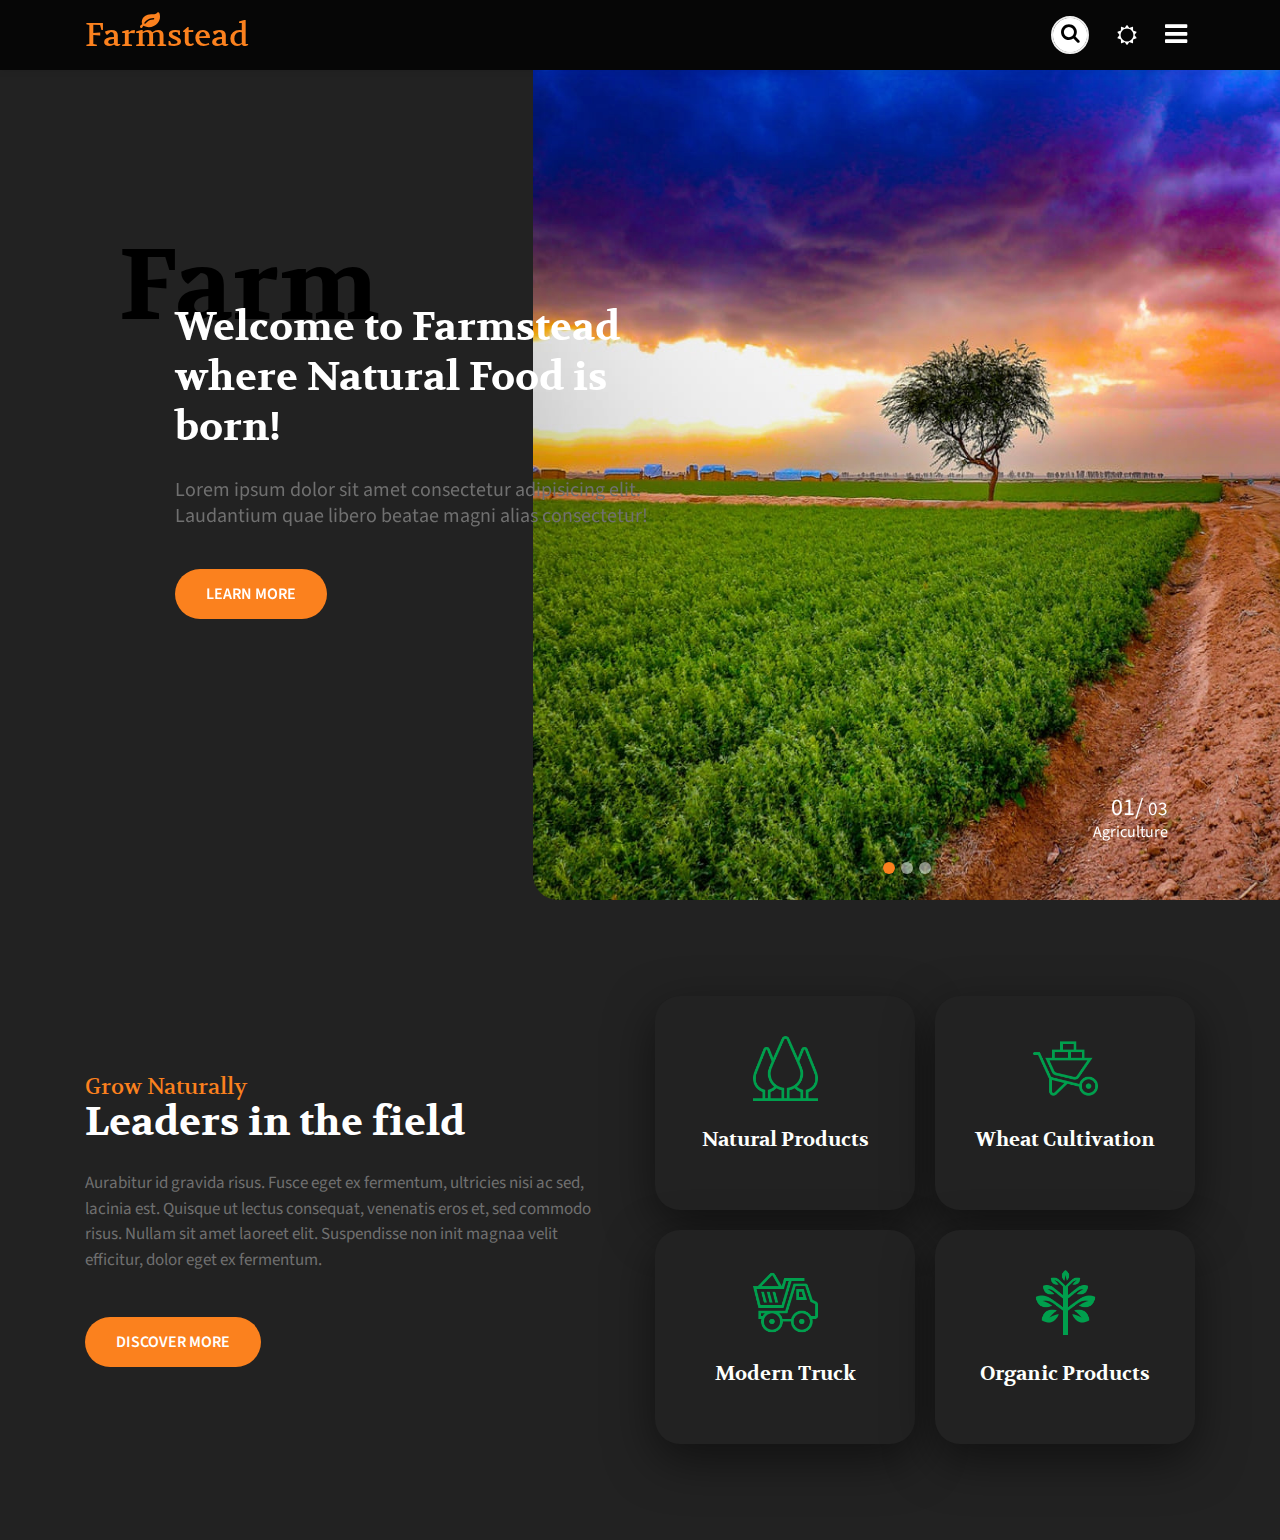
<file: index.html>
<!DOCTYPE html>
<html lang="en">

<head>
  <meta charset="UTF-8">
  <meta http-equiv="X-UA-Compatible" content="IE=edge">
  <meta name="viewport" content="width=device-width, initial-scale=1.0">
  <title>Farmstead</title>
  <!-- Font Awesome -->
  <link rel="stylesheet" href="./font-awesome-4.7.0/css/font-awesome.min.css">

  <!-- <link rel="stylesheet" href="https://cdnjs.cloudflare.com/ajax/libs/font-awesome/5.15.3/css/all.min.css"/> -->
  <!-- Font Google -->
  <!-- Font Volkhov -->
  <link rel="preconnect" href="https://fonts.googleapis.com">
  <link rel="preconnect" href="https://fonts.gstatic.com" crossorigin>
  <link href="https://fonts.googleapis.com/css2?family=Volkhov:wght@400;700&display=swap" rel="stylesheet">
  <!-- Font Source San Pro -->
  <link rel="preconnect" href="https://fonts.googleapis.com">
  <link rel="preconnect" href="https://fonts.gstatic.com" crossorigin>
  <link
    href="https://fonts.googleapis.com/css2?family=Source+Sans+Pro:wght@300;400;700&family=Volkhov:wght@400;700&display=swap"
    rel="stylesheet">
  <!-- BS CSS v4.6 -->
  <link rel="stylesheet" href="https://cdn.jsdelivr.net/npm/bootstrap@4.6.0/dist/css/bootstrap.min.css">
  <!-- Main CSS -->
  <link rel="stylesheet" href="./css/style.css">
</head>

<body id="myBody">
  <header class="sticky fixed-top">
    <div class="container">
      <nav class="navbar navbar-expand">
        <a class="navbar-brand" href="#">
          <i class="fa fa-leaf" aria-hidden="true"></i>
          <span>Farmstead</span>
        </a>
        <div class="collapse navbar-collapse" id="navbarSupportedContent">
          <ul class="navbar-nav ml-auto">
            <!-- my-2 my-lg-0 my-2 my-sm-0 -->
            <div class="content">
              <div class="search-bar">
                <input class="search-txt" type="text" placeholder="" aria-label="Search">
                <button class="search-btn" type="submit">
                  <i class="fa fa-search"></i>
                </button>
              </div>
            </div>

            <!-- "style="width: 18rem;" class="ml-lg-auto py-3" -->
            <div class="container mr-n2">
              <button class="btn" id="switchButton" title="Click to switch theme">
                <i id="switch" class="fa fa-moon-o" aria-hidden="true"></i>
                <i id="switch" class="fa fa-sun-o" aria-hidden="true"></i>
              </button>

            </div>
            <li class="nav-item dropdown">
              <a class="nav-link" href="#" id="navbarDropdown" role="button" data-toggle="dropdown" aria-haspopup="true"
                aria-expanded="false">
                <i class="fa fa-bars"></i>
              </a>
              <div class="dropdown-menu" aria-labelledby="navbarDropdown">
                <a class="dropdown-item active" href="#">HOME</a>
                <a class="dropdown-item" href="#">ABOUT</a>
                <a class="dropdown-item" href="#">SERVICES</a>
                <a class="dropdown-item" href="#">BLOG POSTS</a>
                <a class="dropdown-item" href="#">LANDING PAGE</a>
                <a class="dropdown-item" href="#">ELEMENTS PAGE</a>
                <a class="dropdown-item" href="#">404 PAGE</a>
                <a class="dropdown-item" href="#">CONTACT</a>
              </div>
            </li>

          </ul>

        </div>
      </nav>
    </div>

  </header>

  <section class="carouselFarm">
    <div class="container-fluid">
      <div class="row">
        <div class="col-md-5 carousel-left">
          <h2>Farm</h2>
          <h3 class="mb-sm-4 mb-2">Welcome to Farmstead
            where Natural Food is born!</h3>
          <p>Lorem ipsum dolor sit amet consectetur adipisicing elit. Laudantium quae libero beatae magni alias
            consectetur!</p>
          <button type="button" class="btn btn-search">
            <span>LEARN MORE</span>
          </button>
        </div>

        <div class="col-7 carousel-right p-0 ml-auto">
          <div id="farmCarousel" class="carousel slide" data-ride="carousel">
            <ol class="carousel-indicators">
              <li data-target="#farmCarousel" data-slide-to="0" class="active"></li>
              <li data-target="#farmCarousel" data-slide-to="1"></li>
              <li data-target="#farmCarousel" data-slide-to="2"></li>
            </ol>
            <div class="carousel-inner">
              <div class="carousel-item active">
                <img src="./img/b1.jpg" class="d-block w-100" alt="...">
                <div class="carousel-caption d-none d-block">
                  <h4>01/ <small>03</small> </h4>
                  <p>Agriculture</p>
                </div>
              </div>
              <div class="carousel-item">
                <img src="./img/b4.jpg" class="d-block w-100" alt="...">
                <div class="carousel-caption d-none d-block">
                  <h4>02/ <small>03</small> </h4>
                  <p>Farm Field</p>
                </div>
              </div>
              <div class="carousel-item">
                <img src="./img/b8.jpg" class="d-block w-100" alt="...">
                <div class="carousel-caption d-none d-block">
                  <h4>03/ <small>03</small> </h4>
                  <p>Organic Farm</p>
                </div>
              </div>
            </div>
          </div>
        </div>
      </div>
      <!-- <div class="carousel__title text-left">

      </div> -->
      <!-- data-ride="carousel" -->

    </div>

  </section>

  <section class="fieldFarm py-5">
    <div class="container py-md-5 py-4">
      <div class="row">
        <div class="col-lg-6 pr-lg-5">
          <h5 class="small-title">Grow Naturally</h5>
          <h3>Leaders in the field</h3>
          <p>Aurabitur id gravida risus. Fusce eget ex fermentum, ultricies nisi ac sed, lacinia est. Quisque ut lectus
            consequat, venenatis eros et, sed commodo risus. Nullam sit amet laoreet elit. Suspendisse non init magnaa
            velit efficitur, dolor eget ex fermentum.
          </p>
          <button type="button" class="btn btn-style">
            <span>DISCOVER MORE</span>
          </button>
        </div>
        <div class="col-lg-6 mt-lg-0 mt-5">
          <div class="field-inner">
            <div class="field-item">
              <img class="img-fluid" src="./img/img4.png" class="d-block w-100" alt="...">
              <div class="field-caption d-none d-block">
                <p>Natural Products</p>
              </div>
            </div>
            <div class="field-item">
              <img class="img-fluid" src="./img/img2.png" class="d-block w-100" alt="...">
              <div class="field-caption d-none d-block">
                <p>Wheat Cultivation</p>
              </div>
            </div>
            <div class="field-item">
              <img class="img-fluid" src="./img/img1.png" class="d-block w-100" alt="...">
              <div class="field-caption d-none d-block">
                <p>Modern Truck</p>
              </div>
            </div>
            <div class="field-item">
              <img class="img-fluid" src="./img/img3.png" class="d-block w-100" alt="...">
              <div class="field-caption d-none d-block">
                <p>Organic Products</p>
              </div>
            </div>
          </div>
        </div>



      </div>




    </div>

  </section>
  <section class="foods"></section>
  <section class="quality"></section>
  <section class="services"></section>
  <section class="products"></section>
  <section class="customer"></section>
  <section class="contact"></section>

  <!-- Jquery -->
  <script src="https://code.jquery.com/jquery-3.5.1.min.js"></script>
  <!-- BS4 -->
  <script src="https://cdn.jsdelivr.net/npm/bootstrap@4.6.0/dist/js/bootstrap.bundle.min.js"></script>

  <script>
    document.getElementById("switchButton").onclick = function () {
      document.getElementById("myBody").classList.toggle("dark")
    }
  </script>

  <script>
    // var header = document.getElementById('header');
    // var bodyDark = document.getElementById("myBody");
    // var bodyLight = document.querySelector(".dark#myBody")
    // var button = document.getElementById("switchButton");
    // // var dropDown = document.getElementById("navbarDropdown");
    // window.onscroll = function () {
    //   if (window.pageYOffset > 100) {
    //     header.style.background = "#060606";
    //     bodyDark.button.style.color = "white";
    //     // header.style.boxShadow = "0 3px 9px rgb(0 0 0 / 5%)";
    //     // button.style.color = "#060606";
    //   }
    //   else {
    //     header.style.background = "transparent";
    //     bodyDark.button.style.color = "none";

    //     // header.style.boxShadow = "none";
    //     // button.style.color = "none";
    //   }
    // }

    window.addEventListener("scroll", function(){
      var header = document.querySelector("header");
      header.classList.toggle("sticky",window.scrollY >0);
    })



  </script>




</body>

</html>
</file>
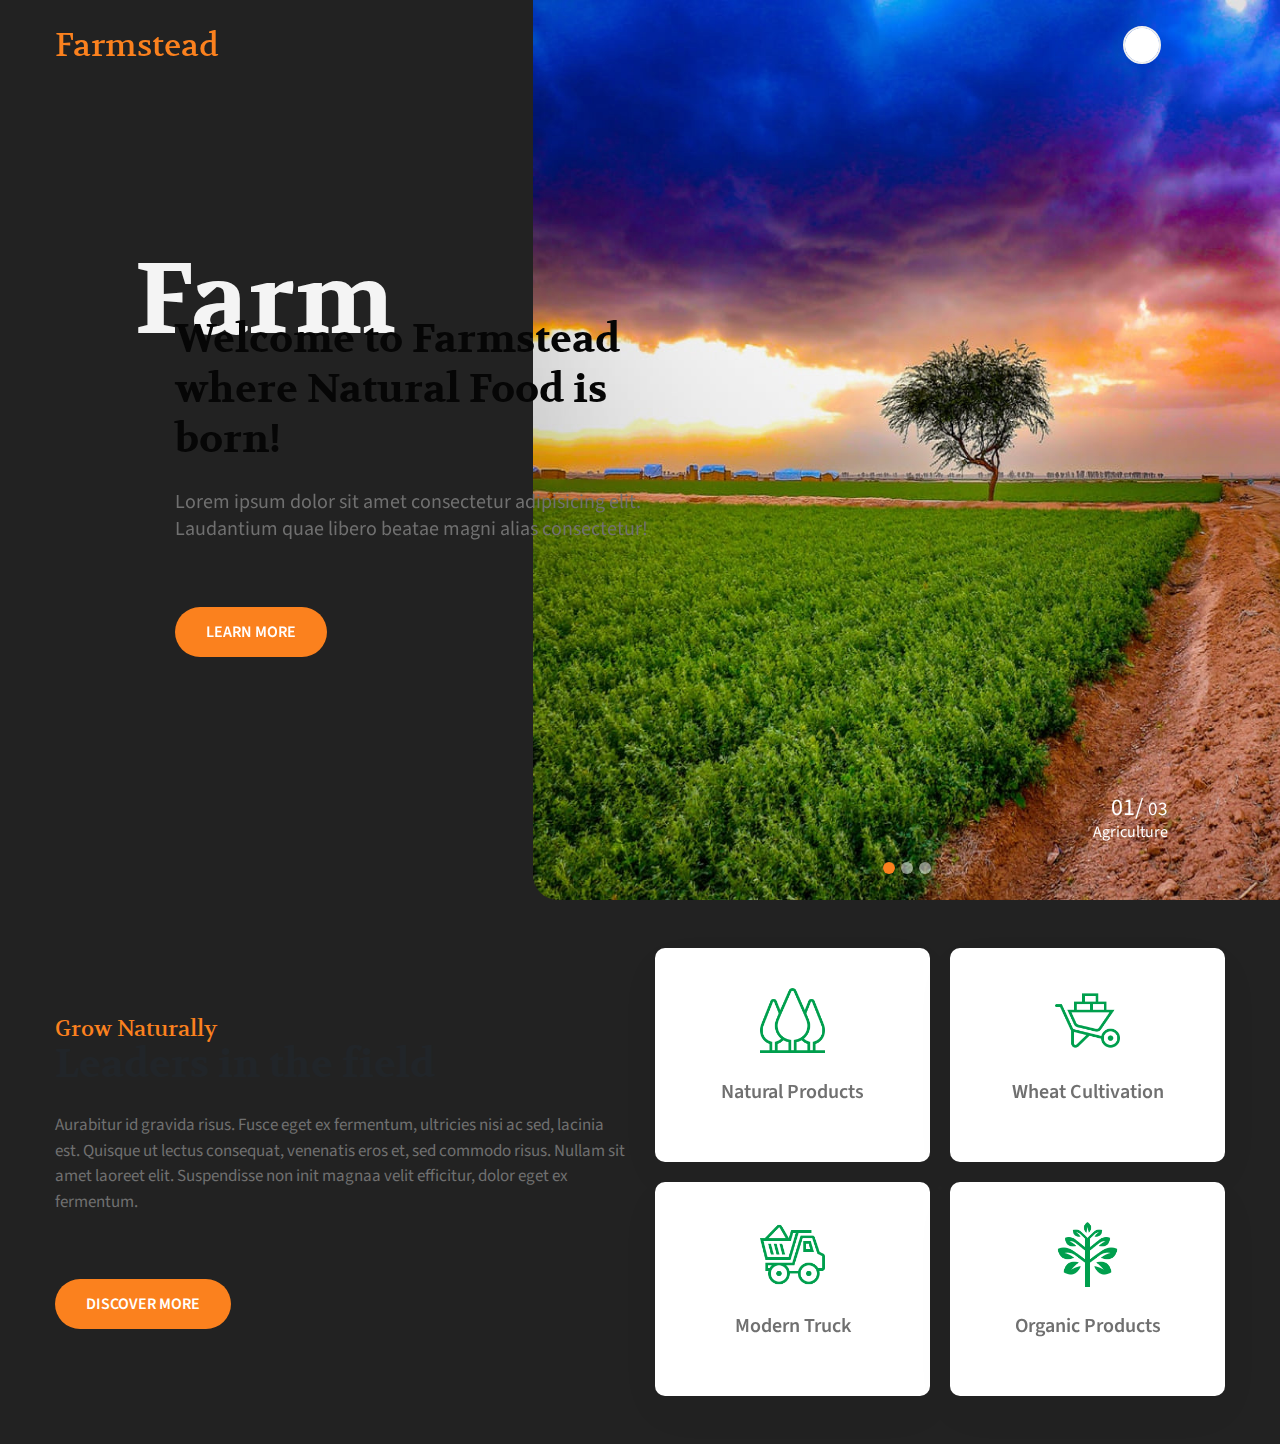
<file: DN01_FARMSTEAD_NHOM3/index.html>
<!DOCTYPE html>
<html lang="en">

<head>
  <meta charset="UTF-8">
  <meta http-equiv="X-UA-Compatible" content="IE=edge">
  <meta name="viewport" content="width=device-width, initial-scale=1.0">
  <title>Farmstead</title>
  <!-- Font Awesome -->

  <link rel="stylesheet" href="https://cdnjs.cloudflare.com/ajax/libs/font-awesome/5.15.3/css/all.min.css"
    integrity="sha512-iBBXm8fW90+nuLcSKlbmrPcLa0OT92xO1BIsZ+ywDWZCvqsWgccV3gFoRBv0z+8dLJgyAHIhR35VZc2oM/gI1w=="
    crossorigin="anonymous" referrerpolicy="no-referrer" />
  <!-- Font Google -->
  <!-- Font Volkhov -->
  <link rel="preconnect" href="https://fonts.googleapis.com">
  <link rel="preconnect" href="https://fonts.gstatic.com" crossorigin>
  <link href="https://fonts.googleapis.com/css2?family=Volkhov:wght@400;700&display=swap" rel="stylesheet">
  <!-- Font Source San Pro -->
  <link rel="preconnect" href="https://fonts.googleapis.com">
  <link rel="preconnect" href="https://fonts.gstatic.com" crossorigin>
  <link
    href="https://fonts.googleapis.com/css2?family=Source+Sans+Pro:wght@300;400;700&family=Volkhov:wght@400;700&display=swap"
    rel="stylesheet">
  <!-- BS CSS v4.6 -->
  <link rel="stylesheet" href="https://cdn.jsdelivr.net/npm/bootstrap@4.6.0/dist/css/bootstrap.min.css">
  <!-- Main CSS -->
  <link rel="stylesheet" href="./css/style.css">
</head>

<body id="myBody">
  <header class="container fixed-top">
    <nav class="navbar navbar-expand">
      <a class="navbar-brand" href="#">
        <i class="fa fa-leaf" aria-hidden="true"></i>
        <span>Farmstead</span>
      </a>


      <div class="collapse navbar-collapse" id="navbarSupportedContent">
        <ul class="navbar-nav ml-auto">
          <!-- my-2 my-lg-0 my-2 my-sm-0 -->
          <div class="content">
            <div class="search-bar">
              <input class="search-txt" type="text" placeholder="" aria-label="Search">
              <button class="search-btn" type="submit">
                <i class="fa fa-search"></i>
              </button>
            </div>
          </div>

          <!-- "style="width: 18rem;" class="ml-lg-auto py-3" -->
          <div class="container mr-n2">
            <button class="btn" id="switchButton" title="Click to switch theme">
              <i class="far fa-moon"></i>
              <i class="far fa-sun"></i>
            </button>

          </div>
          <li class="nav-item dropdown">
            <a class="nav-link" href="#" id="navbarDropdown" role="button" data-toggle="dropdown" aria-haspopup="true"
              aria-expanded="false">
              <i class="fa fa-bars"></i>
            </a>
            <div class="dropdown-menu" aria-labelledby="navbarDropdown">
              <a class="dropdown-item active" href="#">HOME</a>
              <a class="dropdown-item" href="#">ABOUT</a>
              <a class="dropdown-item" href="#">SERVICES</a>
              <a class="dropdown-item" href="#">BLOG POSTS</a>
              <a class="dropdown-item" href="#">LANDING PAGE</a>
              <a class="dropdown-item" href="#">ELEMENTS PAGE</a>
              <a class="dropdown-item" href="#">404 PAGE</a>
              <a class="dropdown-item" href="#">CONTACT</a>
            </div>
          </li>

        </ul>

      </div>
    </nav>
  </header>

  <section class="carouselFarm">
    <div class="container-fluid">
      <div class="row">
        <div class="col-5 carousel-left">
          <h2>Farm</h2>
          <h3>Welcome to Farmstead
            where Natural Food is born!</h3>
          <p>Lorem ipsum dolor sit amet consectetur adipisicing elit. Laudantium quae libero beatae magni alias
            consectetur!</p>
          <button type="button" class="btn btn-search">
            <span>LEARN MORE</span>
          </button>
        </div>

        <div class="col-7 carousel-right p-0 ml-auto">
          <div id="farmCarousel" class="carousel slide">
            <ol class="carousel-indicators">
              <li data-target="#farmCarousel" data-slide-to="0" class="active"></li>
              <li data-target="#farmCarousel" data-slide-to="1"></li>
              <li data-target="#farmCarousel" data-slide-to="2"></li>
            </ol>
            <div class="carousel-inner">
              <div class="carousel-item active">
                <img src="./img/b1.jpg" class="d-block w-100" alt="...">
                <div class="carousel-caption d-none d-block">
                  <h4>01/ <small>03</small> </h4>
                  <p>Agriculture</p>
                </div>
              </div>
              <div class="carousel-item">
                <img src="./img/b4.jpg" class="d-block w-100" alt="...">
                <div class="carousel-caption d-none d-block">
                  <h4>02/ <small>03</small> </h4>
                  <p>Farm Field</p>
                </div>
              </div>
              <div class="carousel-item">
                <img src="./img/b8.jpg" class="d-block w-100" alt="...">
                <div class="carousel-caption d-none d-block">
                  <h4>03/ <small>03</small> </h4>
                  <p>Organic Farm</p>
                </div>
              </div>
            </div>
          </div>
        </div>
      </div>
      <!-- <div class="carousel__title text-left">

      </div> -->
      <!-- data-ride="carousel" -->

    </div>

  </section>

  <section class="fieldFarm py-5">
    <div class="container ">
      <div class="row">
        <div class="col-6">
          <h5 class="small-title">Grow Naturally</h5>
          <h3>Leaders in the field</h3>
          <p>Aurabitur id gravida risus. Fusce eget ex fermentum, ultricies nisi ac sed, lacinia est. Quisque ut lectus
            consequat, venenatis eros et, sed commodo risus. Nullam sit amet laoreet elit. Suspendisse non init magnaa
            velit efficitur, dolor eget ex fermentum.
          </p>
          <button type="button" class="btn btn-style">
            <span>DISCOVER MORE</span>
          </button>
        </div>
        <div class="col-6">
          <div class="field-inner">
            <div class="field-item">
              <img class="img-fluid" src="./img/img4.png" class="d-block w-100" alt="...">
              <div class="field-caption d-none d-md-block">
                <p>Natural Products</p>
              </div>
            </div>
            <div class="field-item">
              <img class="img-fluid" src="./img/img2.png" class="d-block w-100" alt="...">
              <div class="field-caption d-none d-md-block">
                <p>Wheat Cultivation</p>
              </div>
            </div>
            <div class="field-item">
              <img class="img-fluid" src="./img/img1.png" class="d-block w-100" alt="...">
              <div class="field-caption d-none d-md-block">
                <p>Modern Truck</p>
              </div>
            </div>
            <div class="field-item">
              <img class="img-fluid" src="./img/img3.png" class="d-block w-100" alt="...">
              <div class="field-caption d-none d-md-block">
                <p>Organic Products</p>
              </div>
            </div>
          </div>
        </div>



      </div>




    </div>

  </section>
  <section class="foods"></section>
  <section class="quality"></section>
  <section class="services"></section>
  <section class="products"></section>
  <section class="customer"></section>
  <section class="contact"></section>

  <!-- Jquery -->
  <script src="https://code.jquery.com/jquery-3.5.1.min.js"></script>
  <!-- BS4 -->
  <script src="https://cdn.jsdelivr.net/npm/bootstrap@4.6.0/dist/js/bootstrap.bundle.min.js"></script>

  <script>
    document.getElementById("switchButton").onclick = function () {
      document.getElementById("myBody").classList.toggle("dark");
    };
  </script>



</body>

</html>
</file>
<file: css/style.css>
/* GLOBAL  */
*{
    margin:0;
    padding: 0;
    box-sizing:border-box;
}

.html, body{
    font-family: 'Volkhov', serif;
    font-family: 'Source Sans Pro', sans-serif;

}
/* HEADER */

.header{
  display: grid;
  align-items: center;
  height: 90px;
  background-color: transparent;
  padding: 0;
}
#myBody header.sticky{
  background:#060606;
  height: 70px;
  transition: all 0.6s ease 0s;
  box-shadow: 0 3px 6px 0 rgb(0 0 0 / 5%);
}

.dark#myBody header.sticky{
  background: #fff;
}

.dark#myBody header.sticky .btn .fa,
.dark#myBody header.sticky .dropdown .fa{
  color:#060606;
  font-weight: bold;
}

/* RESPONSIVE */
@media (min-width:1200px){
  .container{
    max-width: 1140px;
  }
  #myBody .navbar-brand:hover{
    color:#fff;
  }
  .dark#myBody .navbar-brand:hover{
    color: #222222;
  }
} 

@media screen and (max-width: 768px){
  .dark#myBody .navbar-brand{
    color:#fff;
  }
  #myBody .navbar-brand{
    color: #fff;
  }
}

/* END RESPONSIVE */
.navbar{
  background-color: transparent;
  display: flex;
  justify-content: space-between;
  align-items: center;
  position: relative;
  flex-wrap: wrap;
  height: 70px;
  padding: 0;
} 
.navbar-brand{
    font-size: 32px;
    color:#fb811e;
    font-family: 'Volkhov', serif;
    position: relative;
}

.navbar-brand i{
    position: absolute;
    /* top: -10px; */
    left: 55px;
    font-size: 20px;
}

.nav-item{
  display:flex;
  align-items: center;
}

.content{
  display: flex;
  align-items: center;
  position: relative;
  margin-left: auto;
}

.search-bar{
  width: 38px;
  height:38px;
  position: relative;
  transition: width 300ms ease-in-out;

  display: flex;
  align-items: center;
  border:2px solid #eee;
  overflow:hidden;
  border-radius: 39px;
  padding: 0px;
}
.search-txt:focus{
  outline:none;
}
.search-bar:focus-within{
  width: 200px;
} 
.search-txt{
  position: absolute;
  flex-grow: 1;
  font-size: 1rem;
  padding: 0 37px;
  border:0;
  top: 0;
  bottom:0;
  left: 0;
  line-height:10px;
}

.search-btn{
  position: absolute;
  font-size: 1rem;
  width:35px;
  height: 35px;
  cursor: pointer;
  border:0;
  background: transparent;
  border-radius: 35px;
  background: #fff;
  margin-left: auto;
}

/* Light theme */
#myBody{
  background-color:#222222;
}
#switchButton{
  background-color: transparent;
  color:#fff;
} 
#switchButton .fa-moon-o{
  display: none;

}
#switchButton .fa-sun-o {
  display: block;

}
#switchButton:hover{
  color:#fb811e;
} 
.fa{
  font-size: 20px;
} 

/* Dark Theme */
.dark#myBody{
  background-color:white;
}
.dark #switchButton {
  background-color: transparent;
}
.dark #switchButton .fa-moon-o{
  display: block;
}
.dark #switchButton .fa-moon-o:hover{
  color: #fb811e;
}  
.dark #switchButton .fa-sun-o{
  display: none;
}
.navbar-brand:hover{
  color:black;
}

.dropdown .fa{
  color: white;
  font-size: 26px
} 

.dropdown-menu{
  left: -13rem;
  min-width: 15rem;
  text-align: center;
}

.dropdown-item{
  font-weight: 600;
  font-size: 16px;
  font-family: 'Source Sans Pro', sans-serif;
}
.dropdown-item.active, .dropdown-item:active {
  color:#fb811e;
  background-color: transparent;
}

/* Dark Theme */
#myBody .dropdown-menu{
  background-color:#222;
}
#myBody .dropdown-menu .dropdown-item{
  color: #fff;
}
#myBody .dropdown-item.active, .dropdown-item:active {
  color:#fb811e;
  background-color: transparent;
}
#myBody .dropdown-item:hover{
  color:#fb811e;
  background-color: transparent;
}
/* Light Theme */
.dark#myBody .dropdown-menu{
  background-color:#fff;
}
.dark#myBody .dropdown-item{
  color: #222;
}
.dark#myBody .dropdown-item.active, .dropdown-item:active {
  color:#fb811e;
}
.dark#myBody .dropdown-item:hover{
  color:#fb811e;
} 
/* CAROUSEL */
/* RESPONSIVE CAR */

@media (max-width: 1150px){
  .carouselFarm .col-md-5 {
    left: 5rem;
  }
  #myBody h2{
  color:black;
  }
  #myBody h3{
  color:#fff
  }
  .dark#myBody h2{
  color: #f4f4f4;
  }
  .dark#myBody h3{
  color:black;
  }
  .carouselFarm .col-md-5 h2{
  font-size: 90px;
  margin-left: -3rem;
  } 
  .carouselFarm .col-md-5 h3{
  font-size: 35px;
  line-height: 45px;
  color:#fff;
  }
  .carouselFarm .col-md-5 p{
    font-size: 17px;
  }
}
@media (max-width: 992px){
  .carouselFarm .col-md-5{
  left: 2.5rem;
  }
  .carouselFarm .col-md-5 h2{
  font-size: 80px;
  }
  .carouselFarm .col-md-5 h3{
  font-size: 32px;
  line-height: 40px;
  }
} 
@media (max-width: 768px){
  .carouselFarm .col-md-5{
  max-width: 89.5vw;
  left: 2rem;
  background-color: #262626;
  padding: 3em 2em 2em 4em;
  border-radius: 8px;
  }
  .dark#myBody .col-md-5{
  background-color: #fff;
  }  
  .carouselFarm .col-7{
  margin-left: 0!important;
  }
  #farmCarousel .carousel-inner{
  width: 100vw;
  }
  #farmCarousel .carousel-item,
  #farmCarousel .carousel-item img{
  width: 100%;
  }
  .carousel-indicators{
  justify-content:flex-end;
  margin-right: 8%;
  }
}
@media (max-width: 576px){
  .carouselFarm .col-md-5{
  max-width: 86vw;
  padding: 1.75em 1em 2em 0.5em;
  }
  .carouselFarm .col-md-5 h2{
  font-size: 70px;
  margin-left: 1.5rem;
  margin-top: 1.5rem;
  }    
  .carouselFarm .col-md-5 h3{
  font-size: 28px;
  line-height: 38px;
  margin-left: 4rem;
  }    
  .carouselFarm .col-md-5 p{
  font-size: 16px;
  padding-left:62px ;
  }
  .carouselFarm .col-md-5 .btn{
  margin-left: 62px;
  }
  .carouselFarm .carousel-indicators{
    right:0;
  }
  .carouselFarm .ml-auto{
    margin-left: 0!important;
  }
  #farmCarousel .carousel-inner{
    width: 100vw;
  }
  #farmCarousel .carousel-item,
  #farmCarousel .carousel-item img{
    width: 100%;
  }
  .carousel-indicators{
    right:-220px
  }
} 
/* END RESPONSIVE  */

#farmCarousel .carousel-inner{
  height: 100vh;
}
#farmCarousel .carousel-item,
#farmCarousel .carousel-item img{
  height: 100%;
}

.row{
  display: flex;
  align-items: center;
} 
.carousel-left{
  position: absolute;
  left: 10rem;
  z-index: 1;
}

.col-md-5 h2{
  font-size: 100px;
  font-weight: bold;
  font-family: 'Volkhov', serif;
  margin-left: -3.5rem;
  line-height: 13px;
  color:black;
}
.dark#myBody h2{
  color:#f4f4f4;
}
.col-md-5 h3{
  font-size: 40px;
  line-height: 50px;
  font-weight: bold;
  font-family: 'Volkhov', serif;
  color:#fff;
}
.dark#myBody h3{
  color:black;
}

.col-md-5 p{
  font-size: 20px;
  font-family: 'Source Sans Pro', sans-serif;
  line-height: 26px;
  color:#707070;
}
.col-md-5 .btn {
  color: #fff;
  border-radius: 25px;
  background-color: #fb811e;
  font-size: 16px;
  font-weight: 600;
  font-family: 'Source Sans Pro', sans-serif;
  margin-top: 48px;
  padding: 12px 30px;
  margin-top:24px;
}
.btn:hover{
  background-color: #009f4d;
}

.carousel-indicators li{
  width: 12px;
  height: 12px;
  border-radius: 50%;
}
.carousel-indicators .active {
  opacity: 1;
  background-color: #fb811e;

}
.carousel-item img{
  border-radius: 0 0 0 25px;
}
.carousel-item h4{
  font-weight: 400;
  line-height: 0.2;
}
.carousel-caption{
  text-align: right;
}
/* END CAROUSEL */
/* FIELD */
/* RESPONSIVE */
@media (min-width:1200px){
  .container{
    max-width: 1140px;
    margin-left: auto;
    margin-right: auto;
  }
}



.container{
  font-family: 'Volkhov', serif; 
}
.small-title{
  color:#fb811e;
}
.field-inner{
  display: grid;
  grid-template-columns: repeat(2,1fr);
  gap: 20px;
}
.col-lg-6 h5{
  font-size: 22px;
  margin: 0;
  padding: 0;
}
.col-lg-6 h3{
  font-size: 40px;
  font-weight: 700;
  margin-bottom: 24px;
  color:#fff;
}
.col-lg-6 p{
  font-family: 'Source Sans Pro', sans-serif;
  font-size: 17px;
  color: #707070;
}
.col-lg-6 .btn{
  border-radius: 30px;
  color: #fff;
  border-radius: 25px;
  background-color: #fb811e;
  font-size: 16px;
  font-weight: 600;
  font-family: 'Source Sans Pro', sans-serif;
  margin-top: 28px;
  padding: 12px 30px;
}
.btn:hover{
  background-color: #009f4d;
}
.field-item{
  padding: 40px 30px;
  text-align: center;
  border-radius: 25px;
  box-shadow: 0 1rem 3rem rgba(0, 0, 0, 0.507);
}
.field-item:hover{
  transition: .3s;
  box-shadow: 0 25px 98px 0 rgb(0 0 0 / 10%);
  cursor: pointer;
}
.dark#myBody .field-item{
  background-color: #fff;
}
.dark#myBody .field-item p{
  color:#060606;
}
.dark#myBody .field-item p:hover{
  color:#009f4d;
  cursor: pointer;
}
#myBody .field-item{
  background-color: #222;
}
#myBody .field-item p{
  color:#fdfffc;
}
#myBody .field-item p:hover{
  color:#009f4d;
  cursor: pointer;
}
.field-item img{
  max-width: 65px;
}
.field-item p{
  font-family: 'Volkhov', serif; 
  font-size: 20px;
  line-height: 28px;
  font-weight: 600;
  margin-top: 25px;
}
.field-item p:hover{
  color:#009f4d;
  cursor: pointer;
}
</file>
<file: DN01_FARMSTEAD_NHOM3/css/style.css>
/* GLOBAL  */
*{
    margin:0;
    padding: 0;
    box-sizing:border-box;
}

.html, body{
    font-family: 'Volkhov', serif;
    font-family: 'Source Sans Pro', sans-serif;

}
/* HEADER */
@media (min-width:1280px){
  .container{
    max-width: 1200px;
  }
}
@media screen and (max-width: 992px){
  .navbar-nav{
    margin-left: 374px;
  }
}
@media screen and (max-width: 768px){
  .navbar-nav{
    margin-left: 187px;
  }
}
@media screen and (max-width: 576px){
  .navbar-nav{
    margin-left: 140px;
  }
  .container{
    padding-left:0;
    padding-right: 0;
  }
}

.navbar{
    background-color: transparent;
    display: flex;
    justify-content: space-between;
    align-items: center;
    position: relative;
    flex-wrap: nowrap;
    height: 90px;
    padding: 0;

} 
.navbar-brand{
    font-size: 32px;
    color:#fb811e;
    font-family: 'Volkhov', serif;
}

.navbar-brand i{
    position: absolute;
    top: 20px;
    left: 55px;
    font-size: 20px;
}
.nav-item{
  display:flex;
  align-items: center;
}

.content{
  display: flex;
  align-items: center;
  position: relative;
  margin-left: auto;
}

.search-bar{
  width: 38px;
  height:38px;
  position: relative;
  transition: width 300ms ease-in-out;

  display: flex;
  align-items: center;
  border:2px solid #eee;
  overflow:hidden;
  border-radius: 39px;
  padding: 0px;
}
.search-txt:focus{
  outline:none;
}
.search-bar:focus-within{
  width: 200px;
} 
.search-txt{
  position: absolute;
  flex-grow: 1;
  font-size: 1rem;
  padding: 0 37px;
  border:0;
  top: 0;
  bottom:0;
  left: 0;
  line-height:10px;
}

.search-btn{
  position: absolute;
  font-size: 1rem;
  width:35px;
  height: 35px;
  cursor: pointer;
  border:0;
  background: transparent;
  border-radius: 35px;
  background: #fff;
  margin-left: auto;
}

/* Light theme */
#myBody{
  background-color:#222222;
}
#switchButton{
  background-color: transparent;
  color:#fff;
} 
#switchButton .fa-moon{
  display: none;

}
#switchButton .fa-sun {
  display: block;
}
#switchButton:hover{
  color:#fb811e;
} 
.far{
  font-size: 20px;
} 

/* Dark Theme */
.dark#myBody{
  background-color:white;
}
.dark #switchButton {
  background-color: transparent;
}
.dark #switchButton .fa-moon{
  display: block;
  color: white;
}
.dark #switchButton .fa-moon:hover{
  color: #fb811e;
}  
.dark #switchButton .fa-sun{
  display: none;
}
.navbar-brand:hover{
  color:black;
}

.dropdown .fa{
  color: white;
  font-size: 26px
} 

.dropdown-menu{
  left: -8.3rem;
  min-width: 9rem;
  text-align: center;
}
.dropdown-item{
  font-weight: 600;
  font-size: 16px;
  font-family: 'Source Sans Pro', sans-serif;
}
.dropdown-item.active, .dropdown-item:active {
  color:#fb811e;
  background-color: #fff;
}
.dropdown-item:hover{
  color:#fb811e;
  background-color: #fff;
} 
#switchButton .fa-sun:active .dropdown-menu{
  background-color: black;
}
  


/* CAROUSEL */
@media (max-width: 1150px){
.carousel-left {
    left: 5em;
  }
}
@media screen and (max-width: 768px){
  .col-5{
    text-align: center;
    
  }  
  .carouselFarm .ml-auto{
    margin-left: 0!important;
  }
  #farmCarousel .carousel-inner{
    width: 100vw;
  }
  #farmCarousel .carousel-item,
  #farmCarousel .carousel-item img{
  width: 100%;
  }
  .carousel-indicators{
    right:-220px
  }
}
@media screen and (max-width: 576px){
  .col-5{
    text-align: center;
    
  }  
  .carouselFarm .ml-auto{
    margin-left: 0!important;
  }
  #farmCarousel .carousel-inner{
    width: 100vw;
  }
  #farmCarousel .carousel-item,
  #farmCarousel .carousel-item img{
  width: 100%;
  }
  .carousel-indicators{
    right:-220px
  }
}
#farmCarousel .carousel-inner{
  height: 100vh;
}
#farmCarousel .carousel-item,
#farmCarousel .carousel-item img{
  height: 100%;
}
 .row{
  display: flex;
  align-items: center;
  
} 
.carousel-left{
  position: absolute;
  left: 10rem;
  z-index: 1;
}
.col-5 h2{
  font-size: 100px;
  font-weight: bold;
  font-family: 'Volkhov', serif;
  margin-left: -40px;
  color: #f4f4f4; 
  margin-bottom: 0;
}
.col-5 h3{
  font-size: 40px;
  line-height: 50px;
  font-weight: bold;
  color: #060606;
  font-family: 'Volkhov', serif;
  margin-bottom: 24px;
  margin-top: -48px;
}
.col-5 p{
  font-size: 20px;
  font-family: 'Source Sans Pro', sans-serif;
  line-height: 27px;
  color:#707070;
}
.col-5 .btn {
  color: #fff;
  /* border-color: #fb811e; */
  border-radius: 25px;
  background-color: #fb811e;
  font-size: 16px;
  font-weight: 600;
  font-family: 'Source Sans Pro', sans-serif;
  margin-top: 48px;
  padding: 12px 30px;
}
.btn:hover{
  background-color: #009f4d;
}

.carousel-indicators li{
  width: 12px;
  height: 12px;
  border-radius: 50%;
}
.carousel-indicators .active {
  opacity: 1;
  background-color: #fb811e;

}
.carousel-item img{
  border-radius: 0 0 0 25px;
}
.carousel-item h4{
  font-weight: 400;
  line-height: 0.2;
}
.carousel-caption{
  text-align: right;
}
/* END CAROUSEL */
/* FIELD */
.container{
  font-family: 'Volkhov', serif; 
}
.small-title{
  color:#fb811e;
}


.field-inner{
  display: grid;
  grid-template-columns: repeat(2,1fr);
  gap: 20px;
}
.col-6 h5{
  font-size: 22px;
  margin: 0;
  padding: 0;
}
.col-6 h3{
  font-size: 40px;
  font-weight: 700;
  margin-bottom: 24px;
}
.col-6 p{
  font-family: 'Source Sans Pro', sans-serif;
  font-size: 17px;
  color: #707070;
}
.col-6 .btn{
  border-radius: 30px;
  color: #fff;
  /* border-color: #fb811e; */
  border-radius: 25px;
  background-color: #fb811e;
  font-size: 16px;
  font-weight: 600;
  font-family: 'Source Sans Pro', sans-serif;
  margin-top: 48px;
  padding: 12px 30px;
}
.btn:hover{
  background-color: #009f4d;
}
.field-item{
  padding: 40px 30px;
  text-align: center;
  background-color: #fff;
  border-radius: 10px;
  box-shadow: 0 1rem 3rem #00000008 ;
}
.field-item img{
  max-width: 65px;

}
.field-item p{
  font-size: 20px;
  line-height: 28px;
  font-weight: 600;
  margin-top: 25px;
}
.field-item p:hover{
  color:#009f4d;
  cursor: pointer;
}
</file>
